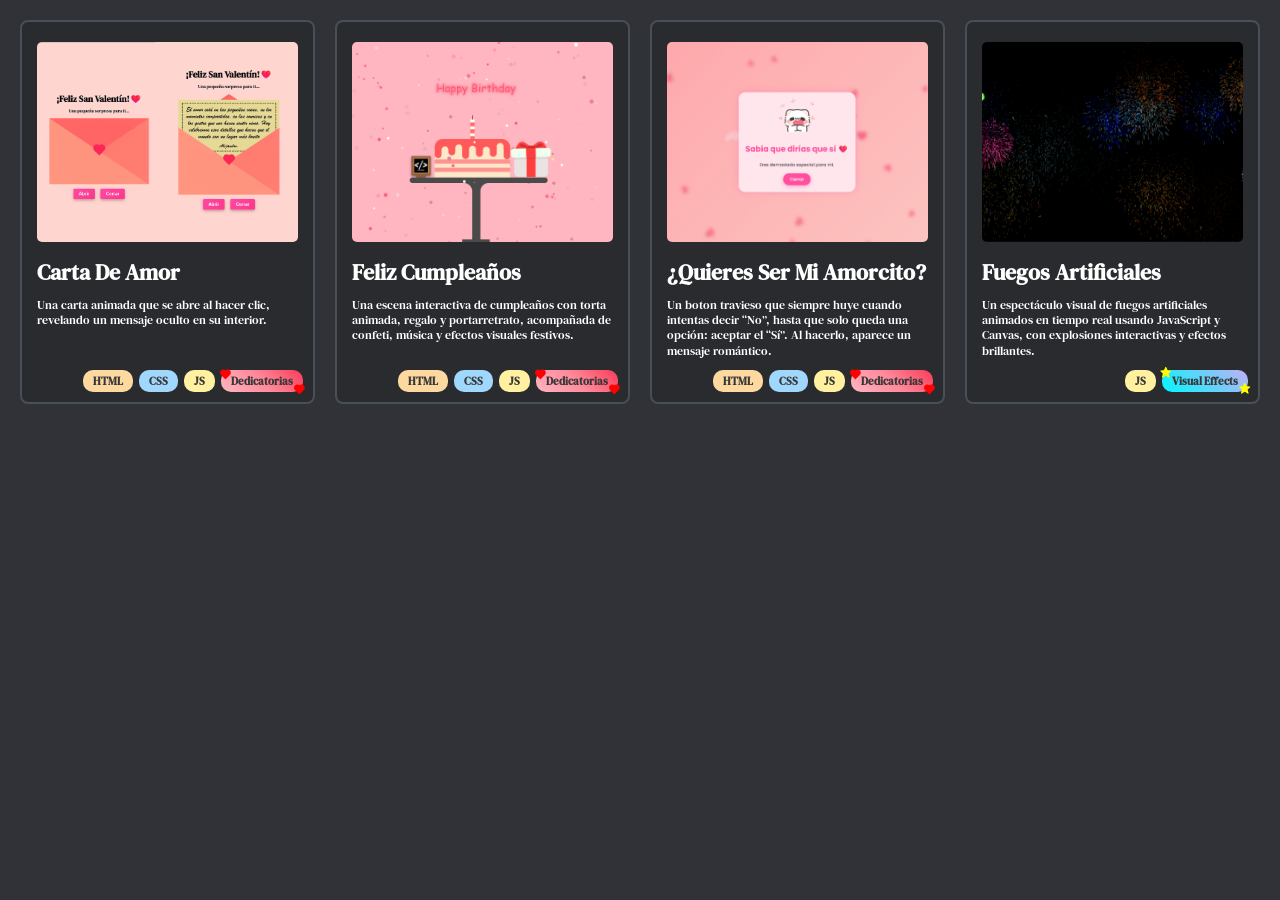
<file: cumpleaños_novia/index.html>
<!doctype html>
<html lang="es">
  <head>
    <meta charset="UTF-8" />
    <meta http-equiv="X-UA-Compatible" content="IE=edge" />
    <meta name="viewport" content="width=device-width, initial-scale=1.0" />

    <!-- Google Fonts -->
    <link rel="preconnect" href="https://fonts.googleapis.com" />
    <link rel="preconnect" href="https://fonts.gstatic.com" crossorigin />
    <link
      href="https://fonts.googleapis.com/css2?family=DM+Serif+Text:ital@0;1&display=swap"
      rel="stylesheet"
    />

    <!-- Iconos -->
    <link
      href="https://cdn.jsdelivr.net/npm/boxicons@2.1.2/css/boxicons.min.css"
      rel="stylesheet"
    />

    <!-- Estilos -->
    <link rel="stylesheet" href="./css/style.css" />
    <link
      rel="stylesheet"
      media="screen and (max-width: 992px)"
      href="./css/mobile.css"
    />

    <title>DevBy_Lualmara</title>
  </head>
  <body>
    <section id="grid">
      <div class="container">
        <div class="grid-wrapper">
          <!---->
          <!-- Proyecto 1 -->
          <!---->
          <a
            href="./proyectos/Carta De Amor/index.html"
            target="_blank"
            rel="noopener noreferrer"
            class="box"
          >
            <img src="./imagenes/imagen-1.png" alt="Proyecto 1" />
            <h4>Carta De Amor</h4>
            <p>
              Una carta animada que se abre al hacer clic, revelando un mensaje
              oculto en su interior.
            </p>
            <div class="tech-tags">
              <span class="tag html">HTML</span>
              <span class="tag css">CSS</span>
              <span class="tag js">JS</span>
              <span class="tag Dedicatorias">Dedicatorias</span>
              <i class="bx bxs-heart heart1"></i>
              <i class="bx bxs-heart heart2"></i>
            </div>
          </a>
          <!---->
          <!-- Proyecto 3 -->
          <!---->
          <a
            href="./proyectos/Feliz Cumpleaños/index.html"
            target="_blank"
            rel="noopener noreferrer"
            class="box"
          >
            <img src="./imagenes/imagen-3.png" alt="Proyecto 3" />
            <h4>Feliz Cumpleaños</h4>
            <p>
              Una escena interactiva de cumpleaños con torta animada, regalo y
              portarretrato, acompañada de confeti, música y efectos visuales
              festivos.
            </p>
            <div class="tech-tags">
              <span class="tag html">HTML</span>
              <span class="tag css">CSS</span>
              <span class="tag js">JS</span>
              <span class="tag Dedicatorias">Dedicatorias</span>
              <i class="bx bxs-heart heart1"></i>
              <i class="bx bxs-heart heart2"></i>
            </div>
          </a>

          <!---->
          <!-- Proyecto 4 -->
          <!---->
          <a
            href="./proyectos/Quieres Ser Mi Amorcito/index.html"
            target="_blank"
            rel="noopener noreferrer"
            class="box"
          >
            <img src="./imagenes/imagen-4.png" alt="Proyecto 4" />
            <h4>¿Quieres Ser Mi Amorcito?</h4>
            <p>
              Un boton travieso que siempre huye cuando intentas decir “No”,
              hasta que solo queda una opción: aceptar el “Sí”. Al hacerlo,
              aparece un mensaje romántico.
            </p>
            <div class="tech-tags">
              <span class="tag html">HTML</span>
              <span class="tag css">CSS</span>
              <span class="tag js">JS</span>
              <span class="tag Dedicatorias">Dedicatorias</span>
              <i class="bx bxs-heart heart1"></i>
              <i class="bx bxs-heart heart2"></i>
            </div>
          </a>

          <!---->
          <!-- Proyecto 5 -->
          <!---->
          <a
            href="./proyectos/Fuegos Artificiales/index.html"
            target="_blank"
            rel="noopener noreferrer"
            class="box"
          >
            <img src="./imagenes/imagen-5.png" alt="Proyecto 5" />
            <h4>Fuegos Artificiales</h4>
            <p>
              Un espectáculo visual de fuegos artificiales animados en tiempo
              real usando JavaScript y Canvas, con explosiones interactivas y
              efectos brillantes.
            </p>
            <div class="tech-tags">
              <span class="tag js">JS</span>
              <span class="tag Visual-Effects">Visual Effects</span>
              <i class="bx bxs-star star1"></i>
              <i class="bx bxs-star star2"></i>
            </div>
          </a> 
        </div>
      </div>
    </section>
  </body>
</html>
</file>
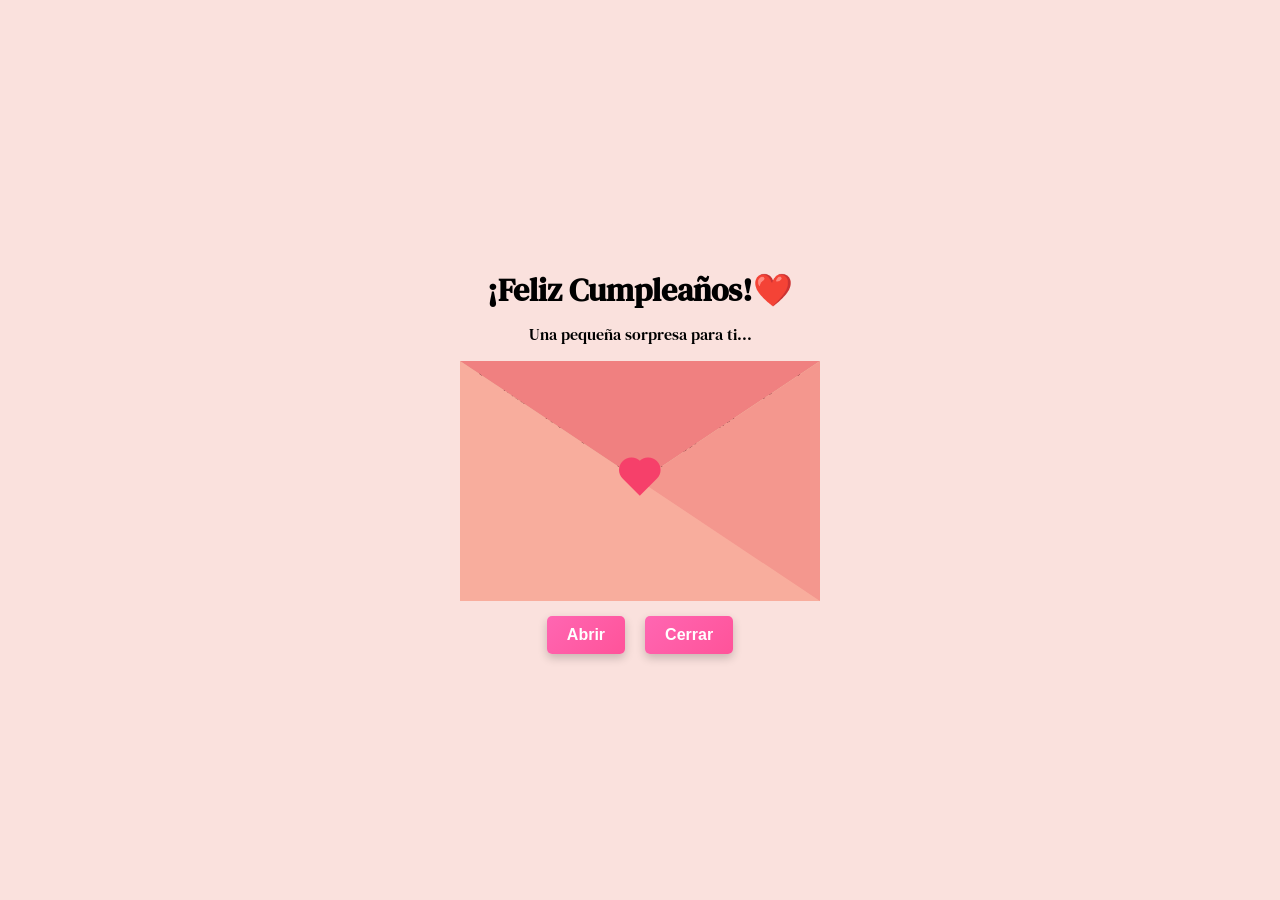
<file: cumpleaños_novia/proyectos/Carta De Amor/index.html>
<!DOCTYPE html>
<html lang="es">
  <head>
    <meta charset="UTF-8" />
    <meta name="viewport" content="width=device-width, initial-scale=1.0" />
    <link rel="preconnect" href="https://fonts.googleapis.com" />
    <link rel="preconnect" href="https://fonts.gstatic.com" crossorigin />
    <link
      href="https://fonts.googleapis.com/css2?family=DM+Serif+Text:ital@0;1&family=Outfit:wght@100..900&family=Roboto:ital,wght@0,100;0,300;0,400;0,500;0,700;0,900;1,100;1,300;1,400;1,500;1,700;1,900&family=Young+Serif&display=swap"
      rel="stylesheet"
    />
    <link
      href="https://cdn.jsdelivr.net/npm/boxicons@2.1.2/css/boxicons.min.css"
      rel="stylesheet"
    />
    <link rel="stylesheet" href="styles.css" />
    <title>Carta de San Valentín</title>
  </head>

  <body>
    <h1>¡Feliz Cumpleaños!❤️</h1>
    <p class="psorpresa">Una pequeña sorpresa para ti...</p>

    <div class="contenedor" id="AbrirContenedor">
      <div class="superior"></div>
      <div class="mensaje">
        Espero que este día esté lleno de alegría, sonrisas
        y momentos hermosos. Que la vida te regale muchísimas
        bendiciones y que nunca te falten motivos para sonreír. 
        ¡Te quiero muchísimo! 🎂💕
        <p>Atenatamente O.</p>
      </div>
      <div class="carta">
        <i class="bx bxs-heart"></i>
      </div>
    </div>

    <div class="botones">
      <button class="boton" id="Abrir">Abrir</button>
      <button class="boton" id="Cerrar">Cerrar</button>
    </div>
    <script src="script.js"></script>
  </body>
</html>
</file>
<file: cumpleaños_novia/css/style.css>
/* Reset */
* {
  margin: 0;
  padding: 0;
  box-sizing: border-box;
}

html,
body {
  font-family: "DM Serif Text", serif;
  background: #303237;
  color: #fff;
}

h4 {
  font-size: 1.4rem;
  padding-top: 10px;
  padding-bottom: 10px;
}

p {
  font-size: 0.73rem;
  line-height: 1.3em;
}

.container {
  margin: auto;
  max-width: 1550px;
  overflow: auto;
  padding: 0 20px;
}

#grid {
  padding: 20px 0;
}

.grid-wrapper {
  display: grid;
  grid-template-columns: repeat(4, 1fr);
  gap: 20px;
}

.box {
  text-decoration: none;
  color: inherit;
  display: block;
  position: relative;
  background: #2a2b2f;
  padding: 20px 15px 43px;
  border: 2px solid #474f58;
  border-radius: 8px;
  transition: transform 0.2s ease;
  overflow: hidden; 
}

.box:hover {
  transform: translateY(-5px);
}

.box img {
  width: 100%;
  height: 200px;
  border-radius: 5px;
  object-fit: cover;
}

/* Tags */
.tech-tags {
  margin-top: 10px;
  display: flex;
  gap: 8px;
}

.tech-tags {
  position: absolute;
  bottom: 10px;
  right: 10px;
  display: flex;
  gap: 6px;
}

.tag {
  padding: 3px 10px;
  font-size: 0.7rem;
  font-weight: 600;
  border-radius: 10px;
  color: #383838;
  user-select: none;
}

.tag.html {
  background-color: #fdd9a0;
}

.tag.css {
  background-color: #a0d7fd;
}

.tag.js {
  background-color: #fff1a0;
}

.tag.Dedicatorias {
  background: linear-gradient(45deg, #ffb6c1 ,#ff899b, #fa3b58);
}

.tag.Visual-Effects {
  background: linear-gradient(45deg, #00f7ff, #c0b0f6);
}

.tag.Videojuegos {
  background: linear-gradient(45deg, #9cf9c4, #b597f5, #d2f994);
}

/*Iconos*/
.heart1 {
	position: absolute;
	font-size: 13px;
	color: red;
	right: -3px;
	top: 13px;
	animation: latido 1.5s infinite, brilloDedicatorias 1.5s infinite;
}

.heart2 {
	position: absolute;
	font-size: 13px;
	color: red;
	right: 71px;
	bottom: 11px;
	animation: latido 1.5s infinite, brilloDedicatorias 1.5s infinite;
}

.star1 {
	position: absolute;
	font-size: 13px;
	color: yellow;
	right: -3px;
	top: 12px;
  animation: brilloVisual-Effects 1.5s infinite;
}

.star2 {
	position: absolute;
	font-size: 13px;
	color: yellow;
	right: 76px;
	bottom: 13px;
  animation: brilloVisual-Effects 1.5s infinite;
}

.invader1 {
	position: absolute;
	font-size: 13px;
	color: #4e7371;
	right: -2px;
	top: 11px;
  animation: brilloVideojuegos 1.5s infinite;
}

.invader2 {
	position: absolute;
	font-size: 13px;
	color: #4e7371;
	right: 69px;
	bottom: 12px;
  animation: brilloVideojuegos 1.5s infinite;
}

/*Animaciones*/

@keyframes latido {
  0%, 100% {
    transform: scale(1);
  }
  50% {
    transform: scale(1.2);
  }
}

@keyframes brilloDedicatorias {
  0%, 100% {
    text-shadow: 0 0 3px #ff8fb1, 0 0 6px #ff4f81, 0 0 9px #ff99c8;   
    transform: scale(1);
  }
  50% {
    text-shadow: 0 0 6px #ff8fb1, 0 0 12px #ff4f81, 0 0 18px #ff99c8;
    transform: scale(1.1);
  }
}

@keyframes brilloVisual-Effects {
  0%, 100% {
    text-shadow: 0 0 3px #ffcc70, 0 0 6px #fbb32d, 0 0 9px #ff7e5f;
    transform: scale(1);
  }
  50% {
    text-shadow: 0 0 6px #ffcc70, 0 0 12px #fbb32d, 0 0 18px #ff7e5f;
    transform: scale(1);
  }
}

@keyframes brilloVideojuegos {
  0%, 100% {
    text-shadow: 0 0 3px #b597f5, 0 0 6px #9cf9c4, 0 0 9px #d2f994;
    transform: scale(1);
  }
  50% {
    text-shadow: 0 0 6px #b597f5, 0 0 12px #9cf9c4, 0 0 18px #d2f994;
    transform: scale(1.1);
  }
}
</file>
<file: cumpleaños_novia/css/mobile.css>
/* Tablet (hasta 992px) */
@media screen and (max-width: 992px) {
  .grid-wrapper {
    grid-template-columns: repeat(2, 1fr);
  }

  .box img {
    height: 180px;
  }

  h4 {
    font-size: 1.1rem;
  }

  p {
    font-size: 0.85rem;
  }
}

/* Móvil (hasta 600px) */
@media screen and (max-width: 600px) {
  .grid-wrapper {
    grid-template-columns: 1fr;
  }

  .box {
    padding: 20px 15px 40px;
  }

  .box img {
    height: 160px;
  }

  h4 {
    font-size: 1rem;
  }

  p {
    font-size: 0.8rem;
  }
}
</file>
<file: cumpleaños_novia/proyectos/Carta De Amor/styles.css>
body {
    display: flex;
    justify-content: center;
    align-items: center;
    flex-direction: column;
    height: 100vh;
    background-color: #fae1dd;
    font-family: DM Serif Text, sans-serif;
    margin: 0;
}

.contenedor {
    position: relative;
}

.superior {
    position: absolute;
    border-left: 180px solid transparent;
    border-right: 180px solid transparent;
    border-top: 120px solid #f08080;
    border-bottom: 120px solid transparent;

    transition: transform .75s;
    transform-origin: top;
}

.mensaje {
    position: absolute;
    padding: 1.5rem;
    line-height: 1.5rem;
    box-sizing: border-box;
    text-align: center;
    font-family: 'Brush Script MT', cursive;
    font-size: 22px;
    background: #eae2b7;
    width: 360px;
    height: 240px;
    z-index: -1;
    transition: transform 0.75s ease-in-out;
}

.mensaje:before {
    content: "";
    border-style: dotted;
    position: absolute;
    top: 12px;
    left: 12px; 
    right: 12px; 
    bottom: 55px; 
}

.mensaje p{
    position: relative;
    top: -10px;
    font-size: 1.2rem;
}

.carta {
    border-left: 180px solid #f8ad9d;
    border-right: 180px solid #f4978e;
    border-top: 120px solid transparent;
    border-bottom: 120px solid #f8ad9d;
}

.bx {
    position: absolute;
    color: #f6406a;
    top: 90px;
    right: 155px;
    font-size: 50px;
    animation: palpitar 0.6s linear infinite;
}

.psorpresa {
    margin-top: -10px;
}

.botones {
    margin-top: 15px;
    display: flex;
    justify-content: center;
    gap: 20px;
}

.boton {
    padding: 10px 20px;
    background: linear-gradient(135deg, #ff66b2, #ff4081);
    background-size: 200% 200%;
    border: none;
    border-radius: 5px;
    color: white;
    font-size: 16px;
    font-weight: bold;
    cursor: pointer;
    transition: all 0.3s ease-in-out;
    box-shadow: 0 4px 10px rgba(0, 0, 0, 0.2);
}

.boton:hover {
    background-position: 100% 100%;
    box-shadow: 0 6px 15px rgba(0, 0, 0, 0.3);
}

.abrir-superior {
    transform: rotateX(180deg);
}

.abrir-mensaje {
    transform: translateY(-100px);
}

.bx-rotada {
    color: #f6406a;
    animation: none; 
}

  
@keyframes palpitar {
    0% {
      transform: scale(1.07); /* Tamaño original */
    }
    80% {
      transform: scale(1.0); /* Aumentar el tamaño un poco */
    }
    100% {
      transform: scale(1.08); /* Regresar al tamaño original */
    }
}

@media (max-width: 768px) {

    .mensaje:before {
        content: "";
        border-style: dotted;
        position: absolute;
        top: 12px;
        left: 12px; 
        right: 12px; 
        bottom: 45px; 
    }
    
    .mensaje p{
        position: relative;
        top: -15px;
        font-size: 1rem;
    }
}
</file>
